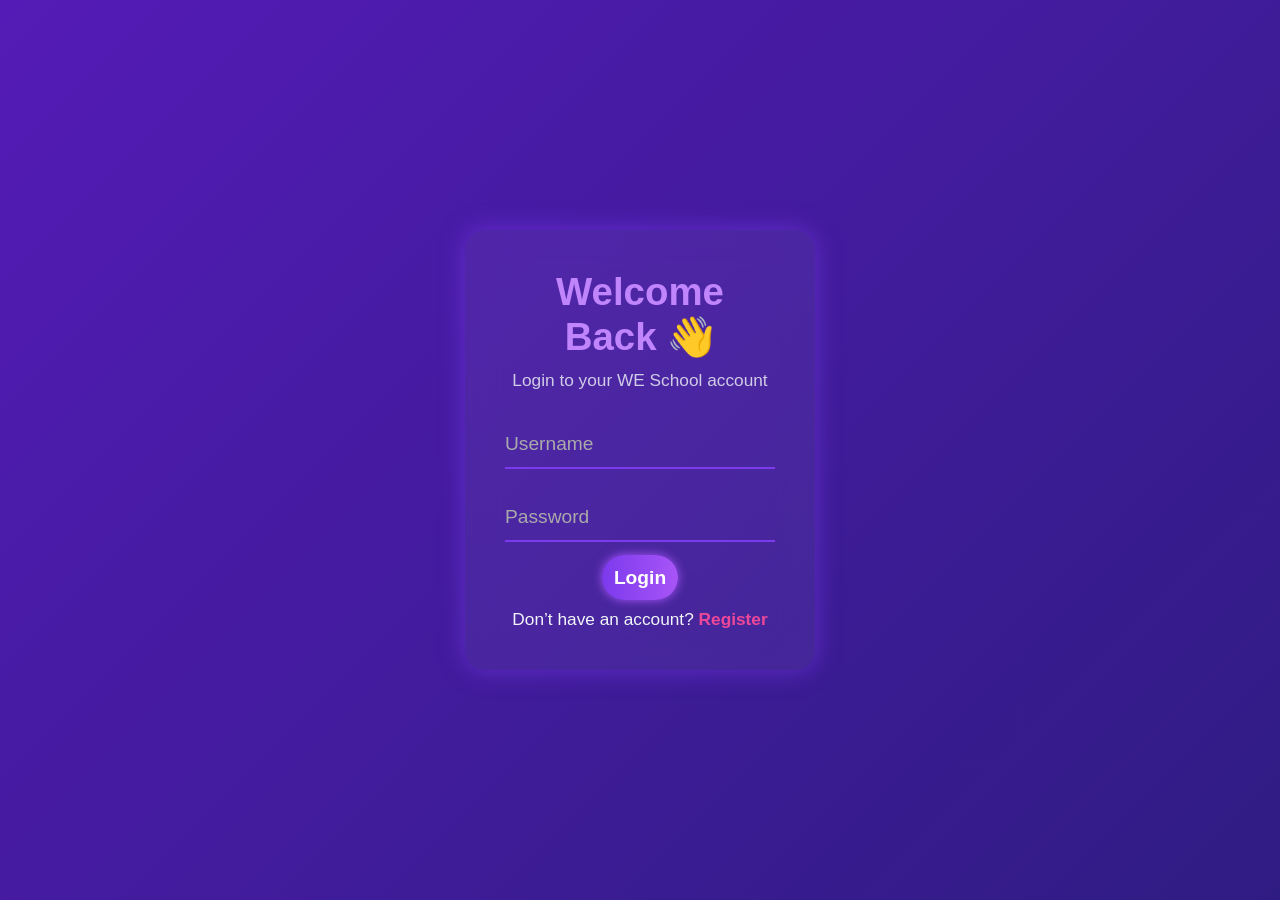
<file: index.html>
<!DOCTYPE html>
<html lang="en">
<head>
  <meta charset="UTF-8" />
  <meta name="viewport" content="width=device-width, initial-scale=1.0" />
  <title>Login | WE School</title>
  <link rel="stylesheet" href="./index.css"/>
</head>
<body class="login-body">
  <div class="login-container">
    <h1 class="login-title">Welcome Back 👋</h1>
    <p class="login-subtitle">Login to your WE School account</p>

    <form class="login-form">
      <div class="input-group">
        <input type="text" required />
        <label>Username</label>
      </div>
      <div class="input-group">
        <input type="password" required />
        <label>Password</label>
      </div>
      <a class="login-btn" href="./home.html" target="_blank" title="go to home page">Login</a>
      <p class="register-link">Don’t have an account? <a href="./register.html" target="_blank" title="go to sign up">Register</a></p>
    </form>
  </div>
</body>
</html>
</file>
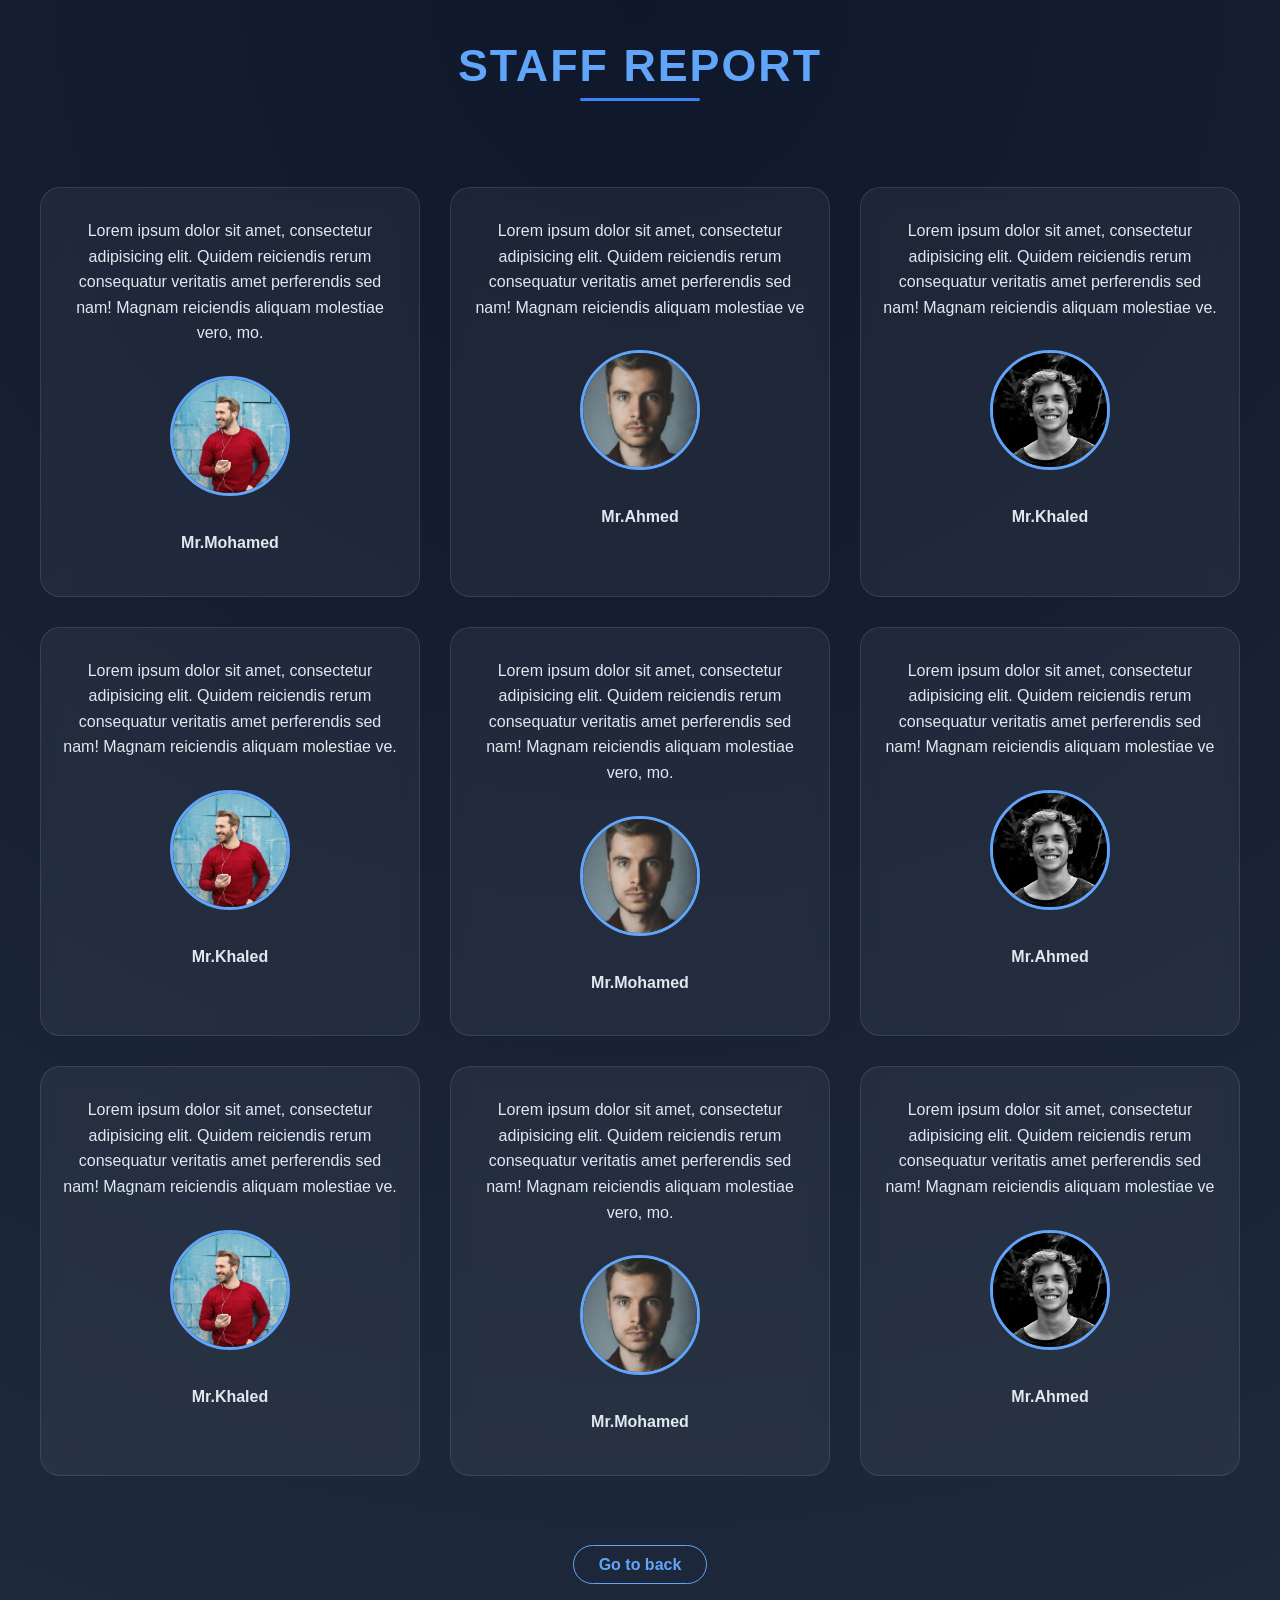
<file: about.html>
<!DOCTYPE html>
<html lang="en">
<head>
    <meta charset="UTF-8">
    <meta name="viewport" content="width=device-width, initial-scale=1.0">
    <title>about</title>
    <link rel="stylesheet" href="./about.css">
</head>
<body>
    <h1 id="ty">staff report</h1>
    <br><br>
     <section id="three">
        <article>
            <p class="nn">Lorem ipsum dolor sit amet, consectetur adipisicing elit. Quidem reiciendis rerum consequatur veritatis amet perferendis sed nam! Magnam reiciendis aliquam molestiae vero, mo.</p>
            <img class="bor" src="./assets/pexels-olly-846741.jpg" alt="" width="150px" height="150px">
            <h3 class="nn">Mr.Mohamed</h3>
        </article>
        <article class="uuu">
            <p class="nn">Lorem ipsum dolor sit amet, consectetur adipisicing elit. Quidem reiciendis rerum consequatur veritatis amet perferendis sed nam! Magnam reiciendis aliquam molestiae ve</p>
            <img  class="bor" src="./assets/pexels-simon-robben-55958-614810.jpg" alt="" width="150px" height="150px">
            <h3 class="nn">Mr.Ahmed</h3>
        </article>
        <article class="uuu">
            <p class="nn">Lorem ipsum dolor sit amet, consectetur adipisicing elit. Quidem reiciendis rerum consequatur veritatis amet perferendis sed nam! Magnam reiciendis aliquam molestiae ve.</p>
            <img class="bor" src="./assets/pexels-stefanstefancik-91227.jpg" alt="" width="150px" height="150px">
            <h3 class="nn">Mr.Khaled</h3>
        </article>
         <article class="uuu">
            <p class="nn">Lorem ipsum dolor sit amet, consectetur adipisicing elit. Quidem reiciendis rerum consequatur veritatis amet perferendis sed nam! Magnam reiciendis aliquam molestiae ve.</p>
            <img class="bor" src="./assets/pexels-olly-846741.jpg" alt="" width="150px" height="150px">
            <h3 class="nn">Mr.Khaled</h3>
        </article>
         <article class="uuu">
            <p class="nn">Lorem ipsum dolor sit amet, consectetur adipisicing elit. Quidem reiciendis rerum consequatur veritatis amet perferendis sed nam! Magnam reiciendis aliquam molestiae vero, mo.</p>
            <img class="bor" src="./assets/pexels-simon-robben-55958-614810.jpg" alt="" width="150px" height="150px">
            <h3 class="nn">Mr.Mohamed</h3>
        </article>
         <article class="uuu">
            <p class="nn">Lorem ipsum dolor sit amet, consectetur adipisicing elit. Quidem reiciendis rerum consequatur veritatis amet perferendis sed nam! Magnam reiciendis aliquam molestiae ve</p>
            <img  class="bor" src="./assets/pexels-stefanstefancik-91227.jpg" alt="" width="150px" height="150px">
            <h3 class="nn">Mr.Ahmed</h3>
        </article>
         <article>
            <p class="nn">Lorem ipsum dolor sit amet, consectetur adipisicing elit. Quidem reiciendis rerum consequatur veritatis amet perferendis sed nam! Magnam reiciendis aliquam molestiae ve.</p>
            <img class="bor" src="./assets/pexels-olly-846741.jpg" alt="" width="150px" height="150px">
            <h3 class="nn">Mr.Khaled</h3>
        </article>
        <article class="uuu">
            <p class="nn">Lorem ipsum dolor sit amet, consectetur adipisicing elit. Quidem reiciendis rerum consequatur veritatis amet perferendis sed nam! Magnam reiciendis aliquam molestiae vero, mo.</p>
            <img class="bor" src="./assets/pexels-simon-robben-55958-614810.jpg" alt="" width="150px" height="150px">
            <h3 class="nn">Mr.Mohamed</h3>
        </article>
         <article class="uuu">
            <p class="nn">Lorem ipsum dolor sit amet, consectetur adipisicing elit. Quidem reiciendis rerum consequatur veritatis amet perferendis sed nam! Magnam reiciendis aliquam molestiae ve</p>
            <img  class="bor" src="./assets/pexels-stefanstefancik-91227.jpg" alt="" width="150px" height="150px">
            <h3 class="nn">Mr.Ahmed</h3>
        </article>

        
    </section>
    <footer>
        <div id="bx">
        <a id="xz" href="./home.html">Go to back</a>
        </div>
    </footer>
</body>
</html>
</file>
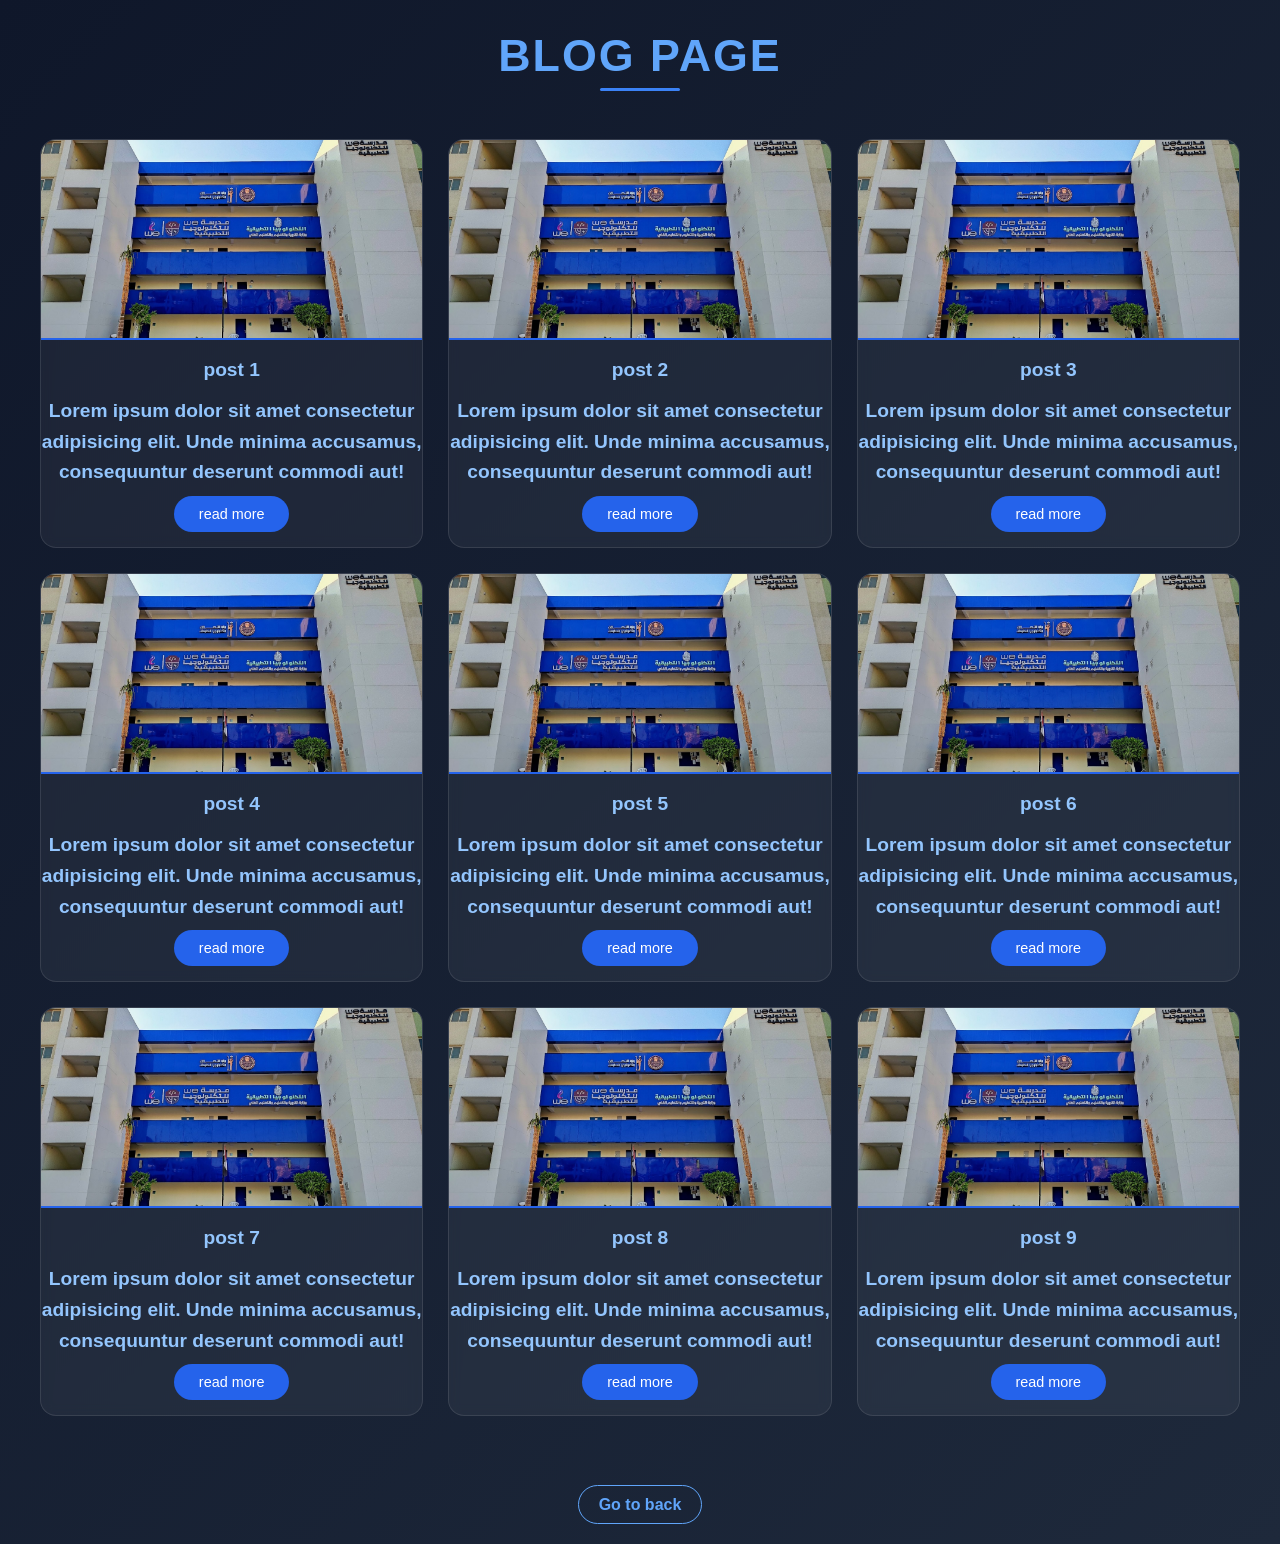
<file: blog.html>
<!DOCTYPE html>
<html lang="en">
<head>
    <meta charset="UTF-8">
    <meta name="viewport" content="width=device-width, initial-scale=1.0">
    <title>Blog</title>
    <link rel="stylesheet" href="./blog.css">
</head>
<body>
    <h1 id="asw">blog page</h1>
    <br>
    <section id="two">
        <article>
            <img src="./assets/WhatsApp Image 2025-11-05 at 9.23.43 PM.jpeg" alt="" width="300px" height="200px">
            <h3 class="cen">post 1</h3>
            <p class="cen">Lorem ipsum dolor sit amet consectetur adipisicing elit. Unde minima accusamus, consequuntur deserunt commodi aut!</p>
            <button>read more</button>
        </article>
         <article>
            <img src="./assets/WhatsApp Image 2025-11-05 at 9.23.43 PM.jpeg" alt="" width="300px" height="200px">
            <h3 class="cen">post 2</h3>
            <p class="cen">Lorem ipsum dolor sit amet consectetur adipisicing elit. Unde minima accusamus, consequuntur deserunt commodi aut!</p>
            <button>read more</button>
        </article>
         <article>
            <img src="./assets/WhatsApp Image 2025-11-05 at 9.23.43 PM.jpeg" alt="" width="300px" height="200px">
            <h3 class="cen">post 3</h3>
            <p class="cen">Lorem ipsum dolor sit amet consectetur adipisicing elit. Unde minima accusamus, consequuntur deserunt commodi aut!</p>
            <button>read more</button>
        </article>
         <article>
            <img src="./assets/WhatsApp Image 2025-11-05 at 9.23.43 PM.jpeg" alt="" width="300px" height="200px">
            <h3 class="cen">post 4</h3>
            <p class="cen">Lorem ipsum dolor sit amet consectetur adipisicing elit. Unde minima accusamus, consequuntur deserunt commodi aut!</p>
            <button>read more</button>
        </article>
         <article>
            <img src="./assets/WhatsApp Image 2025-11-05 at 9.23.43 PM.jpeg" alt="" width="300px" height="200px">
            <h3 class="cen">post 5</h3>
            <p class="cen">Lorem ipsum dolor sit amet consectetur adipisicing elit. Unde minima accusamus, consequuntur deserunt commodi aut!</p>
            <button>read more</button>
        </article>
         <article>
            <img src="./assets/WhatsApp Image 2025-11-05 at 9.23.43 PM.jpeg" alt="" width="300px" height="200px">
            <h3 class="cen">post 6</h3>
            <p class="cen">Lorem ipsum dolor sit amet consectetur adipisicing elit. Unde minima accusamus, consequuntur deserunt commodi aut!</p>
            <button>read more</button>
        </article>
         <article>
            <img src="./assets/WhatsApp Image 2025-11-05 at 9.23.43 PM.jpeg" alt="" width="300px" height="200px">
            <h3 class="cen">post 7</h3>
            <p class="cen">Lorem ipsum dolor sit amet consectetur adipisicing elit. Unde minima accusamus, consequuntur deserunt commodi aut!</p>
            <button>read more</button>
        </article>
         <article>
            <img src="./assets/WhatsApp Image 2025-11-05 at 9.23.43 PM.jpeg" alt="" width="300px" height="200px">
            <h3 class="cen">post 8</h3>
            <p class="cen">Lorem ipsum dolor sit amet consectetur adipisicing elit. Unde minima accusamus, consequuntur deserunt commodi aut!</p>
            <button>read more</button>
        </article>
         <article>
            <img src="./assets/WhatsApp Image 2025-11-05 at 9.23.43 PM.jpeg" alt="" width="300px" height="200px">
            <h3 class="cen">post 9</h3>
            <p class="cen">Lorem ipsum dolor sit amet consectetur adipisicing elit. Unde minima accusamus, consequuntur deserunt commodi aut!</p>
            <button>read more</button>
        </article>
    </section>
    <footer>
        <div id="jj">
             <a id="xz" href="./home.html">Go to back</a>
        </div>
    </footer>
</body>
</html>
</file>
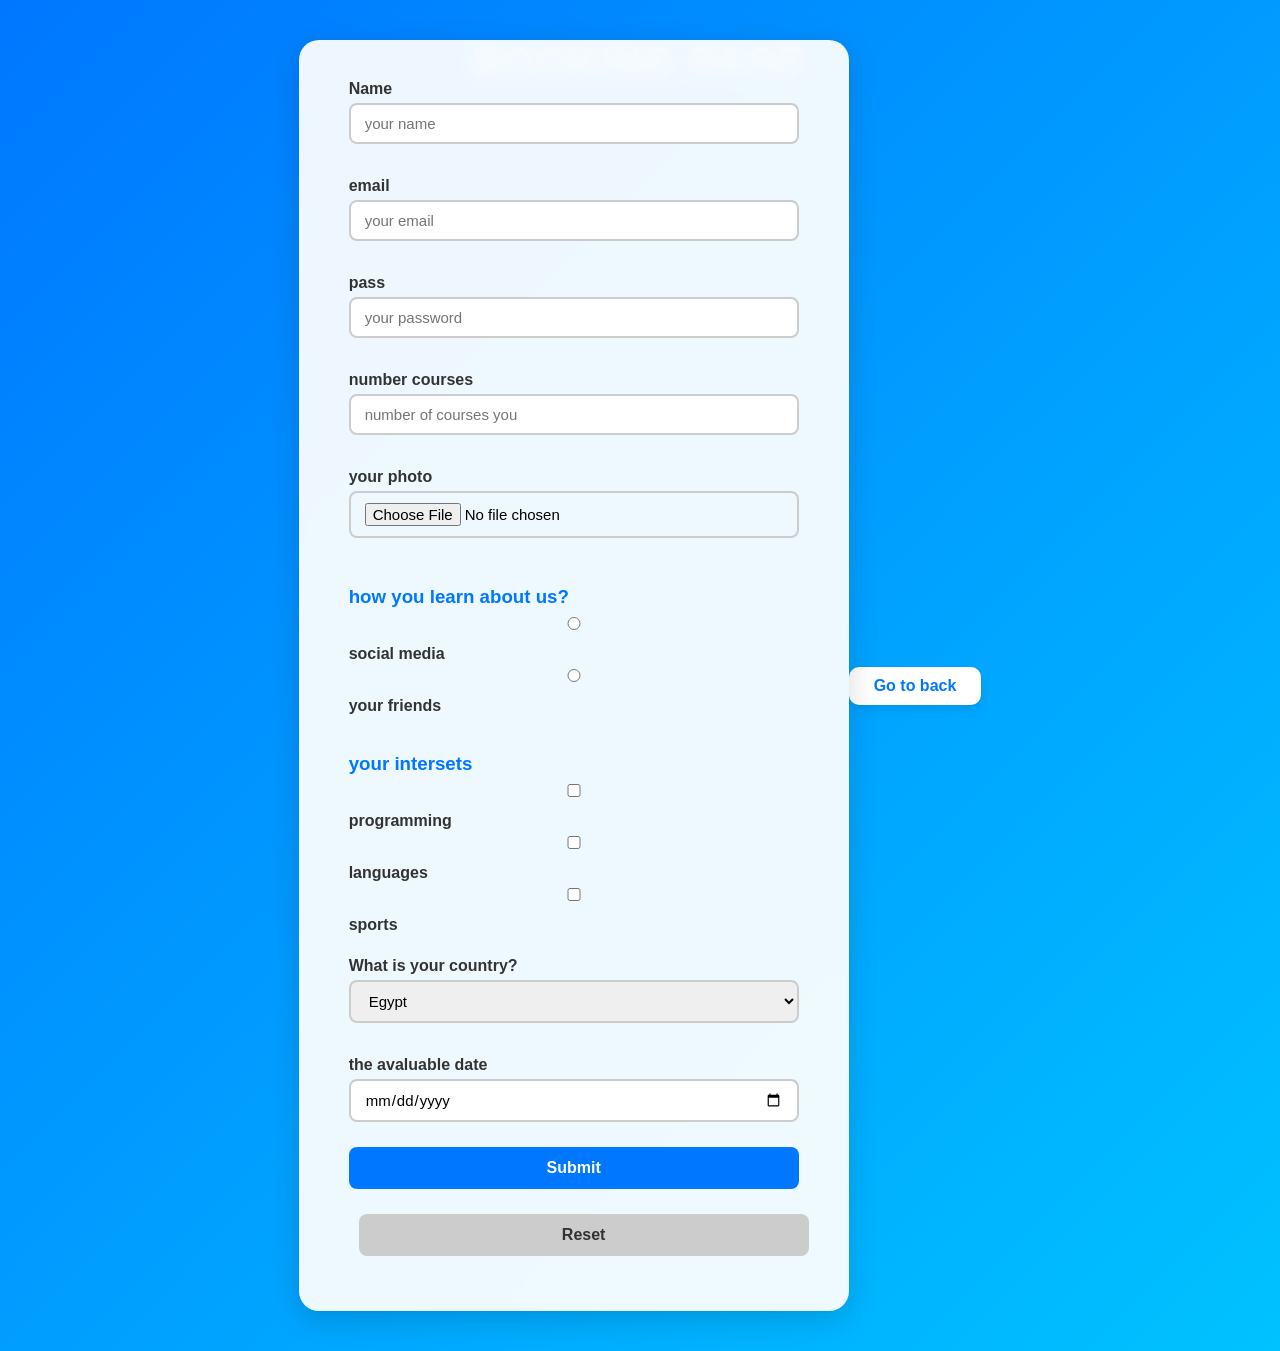
<file: book.html>
<!DOCTYPE html>
<html lang="en">
<head>
    <meta charset="UTF-8">
    <meta name="viewport" content="width=device-width, initial-scale=1.0">
    <title>Booking</title>
    <link rel="stylesheet" href="./book.css">
</head>
<body id="qww">
    <h1 id="nb">Booking page</h1>
    <br>
    <form action="">
        <div>
        <label for="1">Name</label>
        <input type="text" minlength="4" maxlength="20" id="1" placeholder="your name" required>
        </div>
        <br>
        <div>
        <label for="2">email</label>
        <input type="email" id="2" placeholder="your email" required>
        </div>
        <br>
        <div>
        <label for="3">pass</label>
        <input type="password" id="3" placeholder="your password" minlength="8" maxlength="20" required>
        </div>
        <br>
        <div>
        <label for="4">number courses</label>
        <input type="number" id="4" placeholder="number of courses you"required>
        </div>
        <br>
        <div>
        <label for="5">your photo</label>
        <input type="file" >
        </div>
        <br>
        <h3>how you learn about us?</h3>
        <div>
            <input type="radio" id="social media" value="social media" name="learning">
            <label for="social media">social media</label>
        </div>
        <div>
            <input type="radio" id="YOUR FRIENDS" value="your friends" name="learning">
            <label for="YOUR FRIENDS">your friends</label>
        </div>
        <br>
        <h3>your intersets</h3>
        <div>
        <input type="checkbox" id="pro" value="programming" name="programming">
            <label for="pro">programming</label>
        </div>
        <div>
            <input type="checkbox" id="lan" value="language" name="language">
            <label for="lan">languages</label>
            
        </div>
        <div>
            <input type="checkbox" id="spo" value="sports" name="sports">
            <label for="spo">sports</label>
        </div>
        <br>
        <label for="cou">What is your country?</label>   
        <select name="country" id="cou">
            <option value="egu">Egypt</option>
            <option value="amer">America</option>
            <option value="chi">China</option>
            <option value="ja[]">Japan</option>
            <option value="ita">Italia</option>
            <option value="ger">Germany</option>
            <option value="kue">Kuwait</option>
            <option value="fra">France</option>
            <option value="sud">sudaia</option>
            <option value="uae">the UAE</option>
            <option value="mon">El Monufia</option>
            <option value="swit">Switzerland</option>
            <option value="can">Canada</option>
            <option value="spa">Spain</option>
            <option value="bra">Brazil</option>

            
        </select> 

        <br>
        <br>
        <label >the avaluable date</label>
        <input type="date" name="datetime" >
        <br>
        <input type="submit">
        
        
        <input type="reset">
    </form>
    <br>
    <div id="">
    <a id="xz" href="./home.html">Go to back</a>
    </div>
    
</body>
</html>
</file>
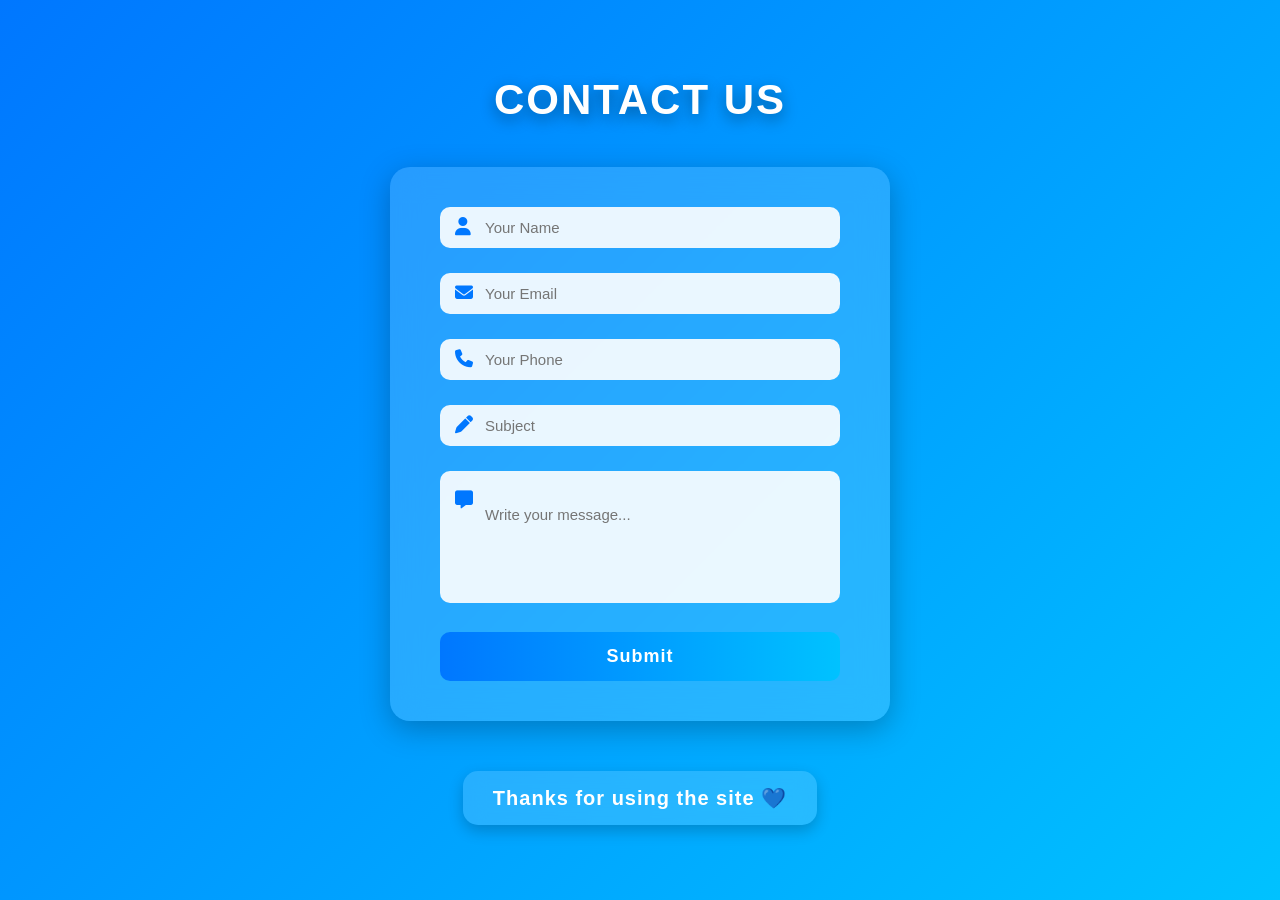
<file: contact.html>
<!DOCTYPE html>
<html lang="en">
<head>
    <meta charset="UTF-8">
    <meta name="viewport" content="width=device-width, initial-scale=1.0">
    <title>Contact</title>
    <link rel="stylesheet" href="./contact us.css">
    
    <link rel="stylesheet" href="https://cdnjs.cloudflare.com/ajax/libs/font-awesome/6.6.0/css/all.min.css">
</head>
<body id="zc">
    <h1 id="vb">Contact Us</h1>
    <br>
    <form action="">
        <div class="input-box">
            <i class="fa-solid fa-user"></i>
            <input type="text" placeholder="Your Name" id="us" required>
        </div>

        <div class="input-box">
            <i class="fa-solid fa-envelope"></i>
            <input type="email" id="em" placeholder="Your Email" required>
        </div>

        <div class="input-box">
            <i class="fa-solid fa-phone"></i>
            <input type="tel" id="ph" placeholder="Your Phone">
        </div>

        <div class="input-box">
            <i class="fa-solid fa-pen"></i>
            <input type="text" id="su" placeholder="Subject" required>
        </div>

        <div class="input-box textarea">
            <i class="fa-solid fa-message"></i>
            <textarea id="me" name="Message" rows="5" placeholder="Write your message..."></textarea>
        </div>

        <button id="kj">Submit</button>
    </form>

    <footer id="lgf">
        <h2 id="bvc">Thanks for using the site 💙</h2>
    </footer>
</body>
</html>
</file>
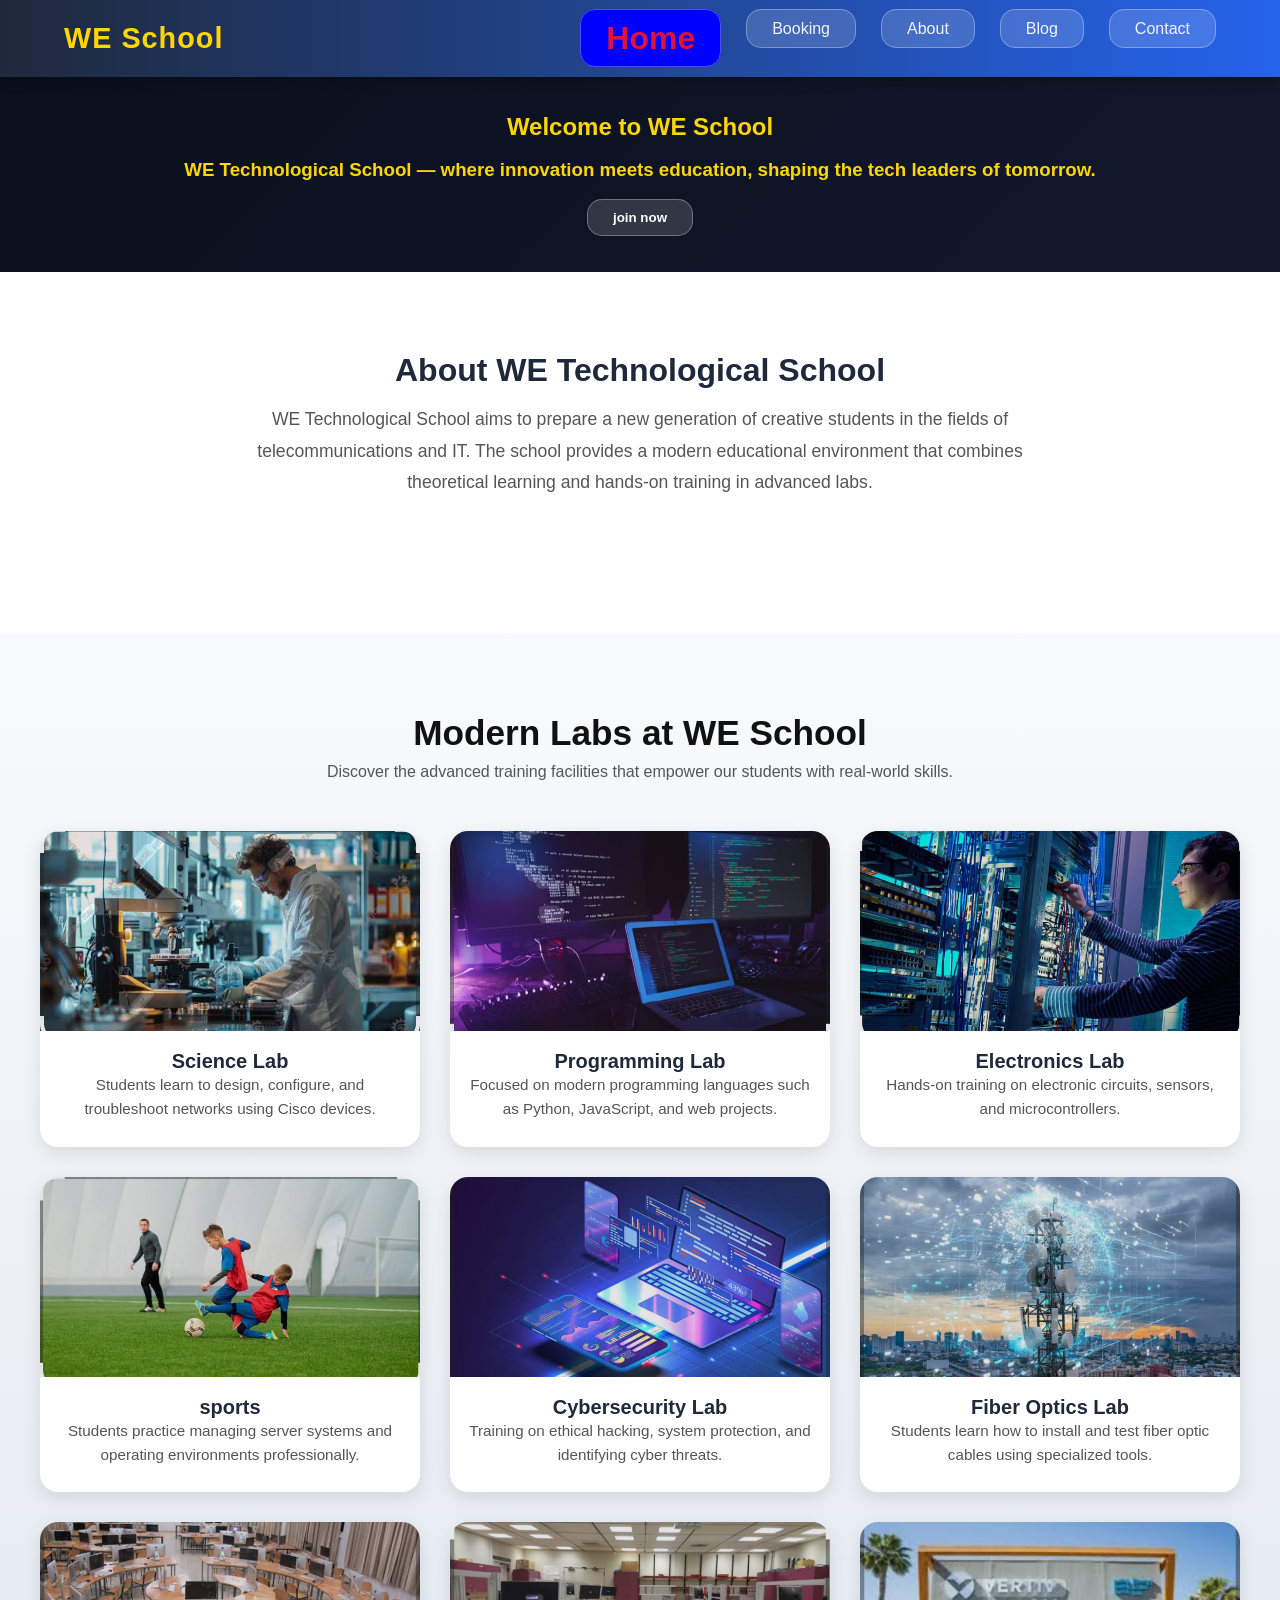
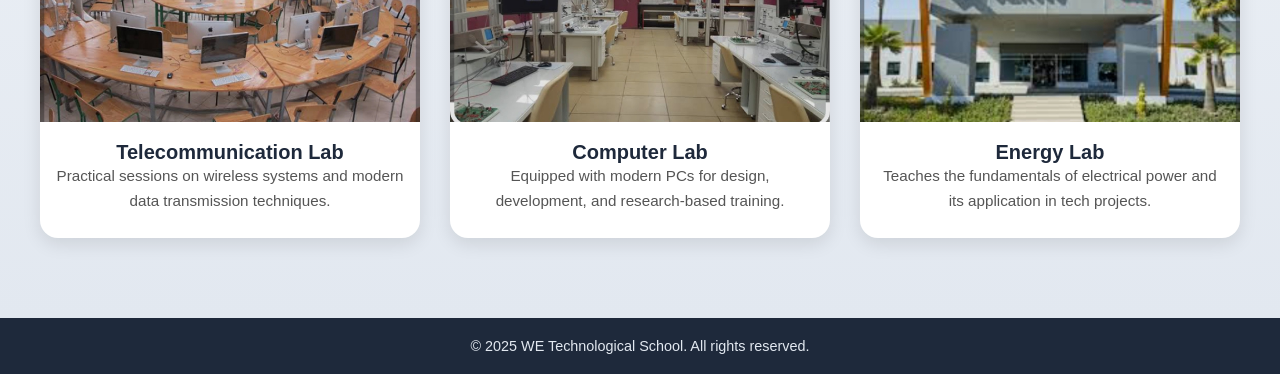
<file: home.html>
<!DOCTYPE html>
<html lang="en">
<head>
    <meta charset="UTF-8">
    <meta name="viewport" content="width=device-width, initial-scale=1.0">
    <title>WE School | Home</title>
    <link rel="stylesheet" href="./home.css">
</head>
<body>
    <header class="main-header">
        <div class="container">
            <h1 class="logo">WE School</h1>
            <nav class="navbar">
                <ul>
                    <li><a href="" class="active">Home</a></li>
                    <li><a href="./book.html" target="_blank" title="go to book page">Booking</a></li>
                    <li><a href="./about.html" target="_blank" title="go to about page">About</a></li>
                    <li><a href="./blog.html" target="_blank" title="go to blog page">Blog</a></li>
                    <li><a href="./contact.html" target="_blank" title="go to contact us page">Contact</a></li>
                </ul>
            </nav>
           
    </header>
    <br><br>
    <section>
          <h1 class="wel">Welcome to WE School</h1>
          <br>
          <h3 class="wel">WE Technological School — where innovation meets education, shaping the tech leaders of tomorrow.</h3>
          <br>
          <div  id="gg">
            <button class="explore-btn">join now</button>
          </div>  
    </section>
    <br><br>
    <section id="about" class="about-school">
        <h2>About WE Technological School</h2>
        <p>
            WE Technological School aims to prepare a new generation of creative students in the fields of telecommunications and IT. 
            The school provides a modern educational environment that combines theoretical learning and hands-on training in advanced labs.
        </p>
        <br><br>
        <div id="ex">
         <a href="#explore" class="explore-btn">Explore Now</a>
        </div>
    </section>
    <section id="labs" class="labs-section">
        <h2 class="section-title">Modern Labs at WE School</h2>
        <p class="section-subtitle">Discover the advanced training facilities that empower our students with real-world skills.</p>

        <div class="labs-grid">
            <div class="lab-card">
                <img src="./assets/WhatsApp Image 2025-11-06 at 10.37.13 PM.jpeg" alt="Networking Lab">
                <h3>Science Lab</h3>
                <p>Students learn to design, configure, and troubleshoot networks using Cisco devices.</p>
            </div>

            <div class="lab-card">
                <img src="./assets/WhatsApp Image 2025-11-06 at 10.37.13 PM (4).jpeg" alt="Programming Lab">
                <h3>Programming Lab</h3>
                <p>Focused on modern programming languages such as Python, JavaScript, and web projects.</p>
            </div>

            <div class="lab-card">
                <img src="./assets/WhatsApp Image 2025-11-06 at 10.37.13 PM (3).jpeg" alt="Electronics Lab">
                <h3>Electronics Lab</h3>
                <p>Hands-on training on electronic circuits, sensors, and microcontrollers.</p>
            </div>

            <div class="lab-card">
                <img src="./assets/WhatsApp Image 2025-11-06 at 10.37.13 PM (2).jpeg" alt="Servers Lab">
                <h3>sports</h3>
                <p>Students practice managing server systems and operating environments professionally.</p>
            </div>

            <div class="lab-card">
                <img src="./assets/WhatsApp Image 2025-11-06 at 10.37.13 PM (1).jpeg" alt="Cybersecurity Lab">
                <h3>Cybersecurity Lab</h3>
                <p>Training on ethical hacking, system protection, and identifying cyber threats.</p>
            </div>

            <div class="lab-card">
                <img src="./assets/WhatsApp Image 2025-11-06 at 10.37.12 PM.jpeg" alt="Fiber Lab">
                <h3>Fiber Optics Lab</h3>
                <p>Students learn how to install and test fiber optic cables using specialized tools.</p>
            </div>

            <div class="lab-card">
                <img src="./assets/WhatsApp Image 2025-11-07 at 4.03.41 PM (1).jpeg" alt="Telecommunication Lab">
                <h3>Telecommunication Lab</h3>
                <p>Practical sessions on wireless systems and modern data transmission techniques.</p>
            </div>

            <div class="lab-card">
                <img src="./assets/WhatsApp Image 2025-11-07 at 4.03.41 PM (2).jpeg" alt="Computer Lab">
                <h3>Computer Lab</h3>
                <p>Equipped with modern PCs for design, development, and research-based training.</p>
            </div>

            <div class="lab-card">
                <img src="./assets/WhatsApp Image 2025-11-07 at 4.03.41 PM.jpeg" alt="Energy Lab">
                <h3>Energy Lab</h3>
                <p>Teaches the fundamentals of electrical power and its application in tech projects.</p>
            </div>
        </div>
    </section>

    <footer class="footer">
        <p>© 2025 WE Technological School. All rights reserved.</p>
    </footer>

</body>
</html>
</file>
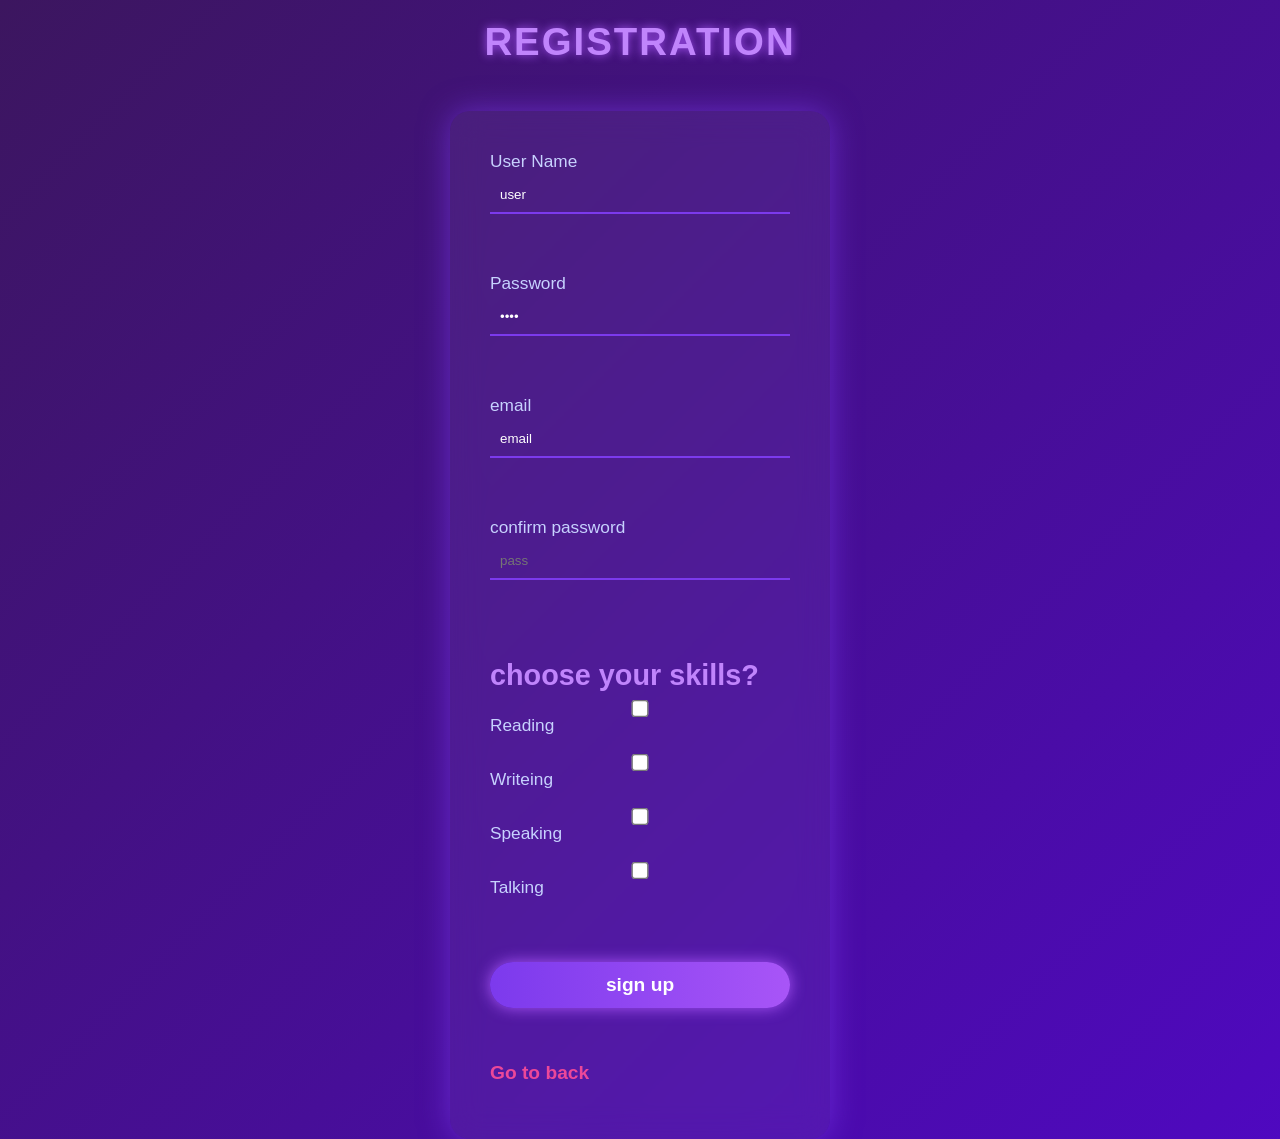
<file: register.html>
<!DOCTYPE html>
<html lang="en">
<head>
    <meta charset="UTF-8">
    <meta name="viewport" content="width=device-width, initial-scale=1.0">
    <title>registration</title>
    <link rel="stylesheet" href="./register.css">
</head>
<body id="ba">
     <h2 id="vc">registration</h2>
     <br>
    <form action="">
        <div>
        <label for="qw">User Name</label>
        <input type="text" placeholder="User Name" id="qw" value="user" name="User Name" required>
        </div>
        <br><br>
        <div>
        <label for="xx">Password</label>
        <input type="password" placeholder="pass" id="xx" value="pass" minlength="8" maxlength="20" required >
        </div>
        <br><br>
        <div>
        <label for="yy">email</label>
        <input type="email" placeholder="email" id="yy" value="email" required>
        </div>
         <br><br>
        <div>
            <label for="kkk">confirm password</label>
            <input type="password" placeholder="pass" id="kkk" required>
        </div>
        <br><br>
        <h2>choose your skills?</h2>
        <div>
            <input type="checkbox" id="checkbox" value="check" name="power">
            <label for="checkbox">Reading</label>
        </div>
        <div>
            <input type="checkbox" id="checkbox" value="check" name="power">
            <label for="checkbox">Writeing</label>
        </div>
        <div>
            <input type="checkbox" id="checkbox" value="check" name="power">
            <label for="checkbox">Speaking</label>
        </div>
        <div>
            <input type="checkbox" id="checkbox" value="check" name="power">
            <label for="checkbox">Talking</label>
        </div>
        
        <br><br>
        <div id="awe">
        <a id="kl" href="./home.html">sign up</a>
        <br><br>
        <a id="xz" href="./index.html">Go to back</a>
        </div>
    </form>
</body>
</html>
</file>
<file: index.css>
* {
  margin: 0;
  padding: 0;
  box-sizing: border-box;
  font-family: 'Poppins', sans-serif;
  scroll-behavior: smooth;
}

body.login-body {
  height: 100vh;
  display: flex;
  align-items: center;
  justify-content: center;
  background: linear-gradient(-45deg, #0f172a, #0a1d50, #541bb6);
  background-size: 400% 400%;
  animation: gradient 10s ease infinite;
  overflow: hidden;
  font-size: larger;
}
@keyframes gradient {
  0% { background-position: 0% 50%; }
  50% { background-position: 100% 50%; }
  100% { background-position: 0% 50%; }
}
.login-container {
  background: rgba(255, 255, 255, 0.05);
  border-radius: 20px;
  padding: 40px;
  width: 350px;
  backdrop-filter: blur(15px);
  box-shadow: 0 0 25px rgba(124, 58, 237, 0.6);
  text-align: center;
  color: #f1f5f9;
  animation: fadeIn 1s ease;
}
.login-title {
  font-size: 2em;
  color: #c084fc;
  margin-bottom: 10px;
}
.login-subtitle {
  font-size: 0.9em;
  opacity: 0.8;
  margin-bottom: 30px;
}
.input-group {
  position: relative;
  margin-bottom: 25px;
}
.input-group input {
  width: 100%;
  padding: 12px;
  border: none;
  border-bottom: 2px solid #7c3aed;
  background: transparent;
  color: #fff;
  font-size: 1em;
  outline: none;
  transition: 0.3s;
}
.input-group label {
  position: absolute;
  top: 12px;
  left: 0;
  color: #aaa;
  pointer-events: none;
  transition: 0.3s;
}
.input-group input:focus + label,
.input-group input:valid + label {
  top: -10px;
  font-size: 0.8em;
  color: #a855f7;
}


.login-btn {
  width: 100%;
  padding: 12px;
  border: none;
  border-radius: 30px;
  background: linear-gradient(90deg, #7c3aed, #a855f7);
  color: white;
  font-weight: bold;
  cursor: pointer;
  transition: 0.3s;
  box-shadow: 0 0 10px #a855f7;
  text-decoration: none;
  text-align: center;
}
.login-btn:hover {
  transform: scale(1.05);
  box-shadow: 0 0 25px #c084fc;
}
.register-link {
  margin-top: 20px;
  font-size: 0.9em;
}
.register-link a {
  color: #ec4899;
  text-decoration: none;
  font-weight: bold;
  transition: 0.3s;
}
.register-link a:hover {
  text-shadow: 0 0 10px #ec4899;
}
@keyframes fadeIn {
  from { opacity: 0; transform: translateY(20px); }
  to { opacity: 1; transform: translateY(0); }
}
</file>
<file: about.css>
* {
  margin: 0;
  padding: 0;
  box-sizing: border-box;
  font-family: "Poppins", sans-serif;
}

body {
  background: radial-gradient(circle at top, #0f172a, #1e293b);
  color: #f8fafc;
  min-height: 100vh;
  display: flex;
  flex-direction: column;
  align-items: center;
  padding: 40px;
}
#ty {
  font-size: 2.8rem;
  font-weight: 700;
  color: #60a5fa;
  letter-spacing: 2px;
  text-transform: uppercase;
  margin-bottom: 60px;
  text-align: center;
  position: relative;
  animation: fadeDown 1s ease;
}

#ty::after {
  content: "";
  position: absolute;
  bottom: -10px;
  left: 50%;
  transform: translateX(-50%);
  width: 120px;
  height: 3px;
  background: #3b82f6;
  border-radius: 5px;
}
#three {
  display: grid;
  grid-template-columns: repeat(auto-fit, minmax(300px, 1fr));
  gap: 30px;
  width: 100%;
  max-width: 1200px;
  animation: fadeUp 1.2s ease;
}
article {
  background: rgba(255, 255, 255, 0.05);
  border: 1px solid rgba(255, 255, 255, 0.1);
  border-radius: 20px;
  text-align: center;
  padding: 30px 20px;
  transition: all 0.4s ease;
  backdrop-filter: blur(8px);
  transform: translateY(20px);
  opacity: 0;
  animation: fadeUp 1s ease forwards;
}
article:nth-child(1) { animation-delay: 0.2s; }
article:nth-child(2) { animation-delay: 0.3s; }
article:nth-child(3) { animation-delay: 0.4s; }
article:nth-child(4) { animation-delay: 0.5s; }
article:nth-child(5) { animation-delay: 0.6s; }
article:nth-child(6) { animation-delay: 0.7s; }
article:nth-child(7) { animation-delay: 0.8s; }
article:nth-child(8) { animation-delay: 0.9s; }
article:nth-child(9) { animation-delay: 1s; }

article:hover {
  transform: translateY(-10px) scale(1.03);
  box-shadow: 0 12px 25px rgba(0, 0, 0, 0.5);
  border-color: #3b82f6;
}
.bor {
  width: 120px;
  height: 120px;
  object-fit: cover;
  border-radius: 50%;
  border: 3px solid #60a5fa;
  margin: 20px 0;
  transition: all 0.4s ease;
}

article:hover .bor {
  transform: scale(1.1);
  border-color: #93c5fd;
}
.nn {
  color: #e2e8f0;
  font-size: 1rem;
  line-height: 1.6;
  margin-bottom: 10px;
}

article h3 {
  color: #60a5fa;
  font-size: 1.3rem;
  margin-top: 10px;
  font-weight: 600;
  transition: 0.3s;
}

article:hover h3 {
  color: #3b82f6;
}
footer {
  margin-top: 60px;
  text-align: center;
}

#bx {
  margin-top: 20px;
}

#xz {
  text-decoration: none;
  color: #60a5fa;
  font-weight: 600;
  border: 1px solid #60a5fa;
  padding: 10px 25px;
  border-radius: 25px;
  transition: 0.3s;
}

#xz:hover {
  background: #60a5fa;
  color: #0f172a;
}
@keyframes fadeUp {
  0% { opacity: 0; transform: translateY(40px); }
  100% { opacity: 1; transform: translateY(0); }
}

@keyframes fadeDown {
  0% { opacity: 0; transform: translateY(-40px); }
  100% { opacity: 1; transform: translateY(0); }
}
@media (max-width: 600px) {
  body {
    padding: 20px;
  }

  #ty {
    font-size: 2rem;
  }

  article {
    padding: 25px 15px;
  }
}
@media screen and (min-width:768px) and (max-width:1023px) {
    #three{
        display: grid;
        grid-template-rows: auto auto auto auto auto;
        grid-template-columns: auto auto;
    }    
}
@media screen and (max-width:767px) {
     #three{
        display: grid;
        grid-template-rows: auto auto auto auto auto auto auto auto auto;
        grid-template-columns: auto ;
    }        
}
</file>
<file: blog.css>
* {
  margin: 0;
  padding: 0;
  box-sizing: border-box;
  font-family: "Poppins", sans-serif;
}

body {
  background: linear-gradient(135deg, #0f172a, #1e293b);
  color: #fff;
  min-height: 100vh;
  display: flex;
  flex-direction: column;
  align-items: center;
  padding: 30px;
  overflow-x: hidden;
}
#asw {
  font-size: 2.8rem;
  margin-bottom: 40px;
  text-transform: uppercase;
  letter-spacing: 2px;
  color: #60a5fa;
  text-align: center;
  position: relative;
  animation: fadeDown 1s ease;
}

#asw::after {
  content: "";
  position: absolute;
  bottom: -10px;
  left: 50%;
  transform: translateX(-50%);
  width: 80px;
  height: 3px;
  background: #3b82f6;
  border-radius: 5px;
}
#two {
  display: grid;
  grid-template-columns: repeat(auto-fit, minmax(300px, 1fr));
  gap: 25px;
  width: 100%;
  max-width: 1200px;
  animation: fadeUp 1.5s ease;
}
article {
  background: rgba(255, 255, 255, 0.05);
  border: 1px solid rgba(255, 255, 255, 0.1);
  border-radius: 16px;
  overflow: hidden;
  transition: transform 0.4s ease, box-shadow 0.4s ease;
  backdrop-filter: blur(6px);
  text-align: center;
  padding-bottom: 15px;
  opacity: 0;
  transform: translateY(30px);
  animation: fadeUp 1s ease forwards;
}
article:nth-child(1) { animation-delay: 0.2s; }
article:nth-child(2) { animation-delay: 0.3s; }
article:nth-child(3) { animation-delay: 0.4s; }
article:nth-child(4) { animation-delay: 0.5s; }
article:nth-child(5) { animation-delay: 0.6s; }
article:nth-child(6) { animation-delay: 0.7s; }
article:nth-child(7) { animation-delay: 0.8s; }
article:nth-child(8) { animation-delay: 0.9s; }
article:nth-child(9) { animation-delay: 1s; }

article:hover {
  transform: translateY(-8px) scale(1.02);
  box-shadow: 0 10px 25px rgba(0, 0, 0, 0.4);
}
article img {
  width: 100%;
  height: 200px;
  object-fit: cover;
  border-bottom: 2px solid #2563eb;
}
.cen {
  color: #93c5fd;
  margin: 15px 0 8px;
  font-size: 1.2rem;
  font-weight: 600;
}
article p {
  font-size: 0.9rem;
  line-height: 1.6;
  color: #d1d5db;
  margin: 0 15px 15px;
}
article button {
  background: #2563eb;
  border: none;
  color: #fff;
  padding: 10px 25px;
  border-radius: 25px;
  font-size: 0.9rem;
  cursor: pointer;
  transition: all 0.3s ease;
}

article button:hover {
  background: #1e40af;
  transform: scale(1.05);
}
footer {
  margin-top: 50px;
  text-align: center;
}

#jj {
  margin-top: 30px;
}

#xz {
  text-decoration: none;
  color: #60a5fa;
  font-weight: 600;
  border: 1px solid #60a5fa;
  padding: 10px 20px;
  border-radius: 25px;
  transition: 0.3s;
}

#xz:hover {
  background: #60a5fa;
  color: #0f172a;
}
@keyframes fadeUp {
  0% { opacity: 0; transform: translateY(40px); }
  100% { opacity: 1; transform: translateY(0); }
}

@keyframes fadeDown {
  0% { opacity: 0; transform: translateY(-40px); }
  100% { opacity: 1; transform: translateY(0); }
}
@media screen and (min-width:768px) and (max-width:1023px) {
    #two{
        display: grid;
        grid-template-columns: auto auto;
        grid-template-rows: auto auto auto auto auto;
    }
    
}
@media screen and (max-width:767px) {
    #two{
        display: grid;
        grid-template-columns: auto;
        grid-template-rows: auto auto auto auto auto auto auto auto auto;
    }    
}
</file>
<file: book.css>
* {
  margin: 0;
  padding: 0;
  box-sizing: border-box;
  font-family: "Poppins", sans-serif;
  scroll-behavior: smooth;
}
body#qww {
  background: linear-gradient(135deg, #0077ff, #00c2ff);
  min-height: 100vh;
  display: flex;
  justify-content: center;
  align-items: center;
  padding: 40px;
  position: relative;
}
form {
  background: #ffffffee;
  padding: 40px 50px;
  border-radius: 20px;
  box-shadow: 0 8px 30px rgba(0, 0, 0, 0.15);
  width: 100%;
  max-width: 550px;
  backdrop-filter: blur(10px);
  animation: fadeIn 1s ease forwards;
}
#nb {
  position: absolute;
  position: fixed;
  top: 40px;
  left: 50%;
  transform: translateX(-50%);
  font-size: 40px;
  color: #fff;
  text-transform: uppercase;
  letter-spacing: 2px;
  text-shadow: 0 4px 10px rgba(0, 0, 0, 0.3);
}
label {
  font-weight: 600;
  color: #333;
  display: block;
  margin-bottom: 5px;
}

input, select {
  width: 100%;
  padding: 10px 14px;
  margin-bottom: 15px;
  border: 2px solid #ccc;
  border-radius: 8px;
  font-size: 15px;
  transition: 0.3s;
}

input:focus, select:focus {
  border-color: #0077ff;
  outline: none;
  box-shadow: 0 0 5px rgba(0, 119, 255, 0.5);
}


h3 {
  color: #0077ff;
  margin: 15px 0 8px;
}
input[type="submit"],
input[type="reset"] {
  background: #0077ff;
  color: #fff;
  border: none;
  border-radius: 8px;
  padding: 12px 20px;
  font-size: 16px;
  font-weight: 600;
  cursor: pointer;
  margin-top: 10px;
  transition: all 0.3s ease;
}

input[type="submit"]:hover {
  background: #00c2ff;
  transform: translateY(-2px);
}

input[type="reset"] {
  background: #ccc;
  color: #333;
  margin-left: 10px;
}

input[type="reset"]:hover {
  background: #bbb;
  transform: translateY(-2px);
}

#xz {
  display: inline-block;
  margin-top: 20px;
  text-decoration: none;
  background: #fff;
  color: #0077ff;
  font-weight: 600;
  padding: 10px 25px;
  border-radius: 10px;
  box-shadow: 0 4px 10px rgba(0, 0, 0, 0.1);
  transition: 0.3s;
}

#xz:hover {
  background: #0077ff;
  color: #fff;
  box-shadow: 0 5px 15px rgba(0, 119, 255, 0.4);
}


@keyframes fadeIn {
  from {
    opacity: 0;
    transform: translateY(30px);
  }
  to {
    opacity: 1;
    transform: translateY(0);
  }
}
</file>
<file: contact us.css>
* {
  margin: 0;
  padding: 0;
  box-sizing: border-box;
  font-family: "Poppins", sans-serif;
}
body#zc {
  min-height: 100vh;
  background: linear-gradient(135deg, #0077ff, #00c2ff);
  display: flex;
  flex-direction: column;
  align-items: center;
  justify-content: center;
  padding: 60px 20px;
  color: #fff;
}

#vb {
  font-size: 42px;
  text-transform: uppercase;
  margin-bottom: 25px;
  letter-spacing: 2px;
  color: #fff;
  text-shadow: 0 5px 15px rgba(0, 0, 0, 0.4);
  animation: fadeIn 1s ease forwards;
}

form {
  background: rgba(255, 255, 255, 0.15);
  backdrop-filter: blur(15px);
  padding: 40px 50px;
  border-radius: 20px;
  width: 100%;
  max-width: 500px;
  box-shadow: 0 8px 30px rgba(0, 0, 0, 0.25);
  animation: slideUp 1.2s ease forwards;
}

.input-box {
  position: relative;
  margin-bottom: 25px;
}

.input-box i {
  position: absolute;
  top: 50%;
  left: 15px;
  transform: translateY(-50%);
  color: #0077ff;
  font-size: 18px;
  pointer-events: none;
}

.input-box.textarea i {
  top: 20px;
  transform: none;
}

.input-box input,
.input-box textarea {
  width: 100%;
  padding: 12px 15px 12px 45px;
  border: none;
  border-radius: 10px;
  font-size: 15px;
  background: rgba(255, 255, 255, 0.9);
  color: #333;
  transition: all 0.3s ease;
  resize: none;
}

.input-box textarea {
  padding-top: 35px;
}

.input-box input:focus,
.input-box textarea:focus {
  outline: none;
  box-shadow: 0 0 8px #00c2ff;
  transform: scale(1.02);
}

#kj {
  width: 100%;
  background: linear-gradient(90deg, #0077ff, #00c2ff);
  border: none;
  padding: 14px;
  border-radius: 10px;
  font-size: 18px;
  font-weight: bold;
  color: #fff;
  cursor: pointer;
  letter-spacing: 1px;
  transition: all 0.4s ease;
}

#kj:hover {
  background: linear-gradient(90deg, #00c2ff, #0077ff);
  transform: translateY(-3px);
  box-shadow: 0 6px 15px rgba(0, 0, 0, 0.25);
}


#lgf {
  margin-top: 50px;
  background: rgba(255, 255, 255, 0.15);
  padding: 15px 30px;
  border-radius: 15px;
  text-align: center;
  backdrop-filter: blur(10px);
  box-shadow: 0 6px 15px rgba(0, 0, 0, 0.2);
}

#bvc {
  color: #fff;
  font-size: 20px;
  letter-spacing: 1px;

@keyframes fadeIn {
  from {
    opacity: 0;
    transform: translateY(-30px);
  }
  to {
    opacity: 1;
    transform: translateY(0);
  }
}

@keyframes slideUp {
  from {
    opacity: 0;
    transform: translateY(50px);
  }
  to {
    opacity: 1;
    transform: translateY(0);
  }
}
</file>
<file: home.css>
/* Reset */
* {
    margin: 0;
    padding: 0;
    box-sizing: border-box;
    font-family: "Poppins", sans-serif;
}
body{
    
}

/* Header */
.main-header {
    background: linear-gradient(90deg, #1e293b, #2563eb);
    color: #fff;
    padding: 20px 0;
    position: sticky;
    top: 0;
    z-index: 100;
    box-shadow: 0 3px 12px rgba(0, 0, 0, 0.3);
}

.container {
    width: 90%;
    margin: auto;
    display: flex;
    align-items: center;
    justify-content: space-between;
}

.logo {
    font-size: 1.8rem;
    font-weight: 700;
    letter-spacing: 1px;
}

.navbar ul {
    list-style: none;
    display: flex;
    gap: 25px;
    text-align: center;
}

.navbar a {
    text-decoration: none;
    color: #f1f5f9;
    font-weight: 500;
    transition: 0.3s;
    text-align: center;
}

.navbar a:hover,
.navbar .active {
    color: #ffd700;
    font-weight: bolder;
    background-color: blue;
    color: crimson;
    font-size: xx-large;
}
#ex{
    text-align: center;
}

.explore-btn {
    background: #facc15;
    color: #111;
    padding: 10px 18px;
    border-radius: 8px;
    text-decoration: none;
    font-weight: bold;
    transition: 0.3s ease;
   
}
.wel{
    text-align: center;
}
#gg{
    text-align: center;
}

.explore-btn:hover {
    background: #fbbf24;
    transform: scale(1.05);
     width: 200px;
    border: red 2px solid;
    transition: all 1.5s ease;
}

/* About Section */
.about-school {
    background: #ffffff;
    padding: 80px 20px;
    text-align: center;
}

.about-school h2 {
    font-size: 2rem;
    color: #1e293b;
    margin-bottom: 15px;
}

.about-school p {
    color: #555;
    font-size: 1.1rem;
    max-width: 800px;
    margin: auto;
    line-height: 1.8;
}

/* Labs Section */
.labs-section {
    background: linear-gradient(180deg, #f8fafc 0%, #e2e8f0 100%);
    padding: 80px 20px;
    text-align: center;
}

.section-title {
    font-size: 2.2rem;
    color: #111;
    margin-bottom: 10px;
}

.section-subtitle {
    color: #555;
    font-size: 1rem;
    margin-bottom: 50px;
}
body {
    background: linear-gradient(135deg, #0a0f1c, #1c223e);
    color: #e2e8f0; /* default text color */
    font-family: "Poppins", sans-serif;
}

h1, h2, h3, .logo {
    color: #ffd700; /* golden titles */
}

a, .explore-btn {
    color: #fff;
    background: rgba(255, 255, 255, 0.15);
    border: 1px solid rgba(255,255,255,0.3);
    border-radius: 15px;
    padding: 10px 25px;
    font-weight: 700;
    transition: all 0.5s ease;
}

a:hover, .explore-btn:hover {
    background: #ffd700;
    color: #111;
    transform: scale(1.1);
    box-shadow: 0 8px 25px rgba(255,215,0,0.4);
}

.labs-grid {
    display: grid;
    grid-template-columns: repeat(auto-fit, minmax(280px, 1fr));
    gap: 30px;
    max-width: 1200px;
    margin: auto;
}

.lab-card {
    background: #fff;
    border-radius: 18px;
    box-shadow: 0 6px 18px rgba(0, 0, 0, 0.1);
    overflow: hidden;
    transition: transform 0.35s ease, box-shadow 0.35s ease;
}

.lab-card:hover {
    transform: translateY(-10px) scale(1.03);
    box-shadow: 0 10px 22px rgba(0, 0, 0, 0.15);
}

.lab-card img {
    width: 100%;
    height: 200px;
    object-fit: cover;
}

.lab-card h3 {
    color: #1e293b;
    font-size: 1.25rem;
    margin-top: 15px;
}

.lab-card p {
    color: #555;
    font-size: 0.95rem;
    padding: 0 15px 25px;
    line-height: 1.6;
}

/* Footer */
.footer {
    background: #1e293b;
    color: #e2e8f0;
    padding: 20px 0;
    text-align: center;
    font-size: 0.9rem;
}
/* @media screen and (min-width:768px) and (max-width:1023px) {
    #navbar ul{
        display: none;
    }
    #labs{
        display: grid;
        grid-template-rows: auto auto auto auto auto;
        grid-template-columns: auto auto;
    }
    
}
@media screen and (max-width:767px) {
     #navbar ul{
        display: none;
    }
    #labs{
        display: grid;
        grid-template-rows: auto auto auto auto auto auto auto auto auto;
        grid-template-columns: auto;
    }    
    
} */
 /* Responsive Labs Section */
@media screen and (min-width: 768px) and (max-width: 1023px) {
    /* Tablet */
    .navbar ul li a {
        font-size: 0; /* يخفي النصوص */
    }
    .navbar ul li a::after {
        content: attr(title); /* يعرض النصوص كأيقونات أو tooltip */
        font-size: 1rem; /* تقدر تتحكم في الحجم */
        color: #ffd700;
    }

    .labs-grid {
        grid-template-columns: repeat(2, 1fr); /* 2 cards في الصف */
    }
}

@media screen and (max-width: 767px) {
    /* Mobile */
    .navbar ul {
        display: none; /* يخفي الnavbar */
    }

    .labs-grid {
        grid-template-columns: 1fr; /* card واحدة في الصف */
    }
}

/* Desktop (Default) */
.labs-grid {
    display: grid;
    grid-template-columns: repeat(auto-fit, minmax(280px, 1fr)); /* 3 أو أكثر حسب حجم الشاشة */
    gap: 30px;
}
</file>
<file: register.css>
* {
  margin: 0;
  padding: 0;
  box-sizing: border-box;
  font-family: 'Poppins', sans-serif;
  scroll-behavior: smooth;
}
body#ba {
  min-height: 100vh;
  display: flex;
  flex-direction: column;
  align-items: center;
  justify-content: center;
  background: linear-gradient(-45deg, #0f172a, #1e3a8a, #5504e0, #3c165f);
  background-size: 400% 400%;
  animation: gradient 10s ease infinite;
  color: #f1f5f9;
  font-size: larger;
}
@keyframes gradient {
  0% { background-position: 0% 50%; }
  50% { background-position: 100% 50%; }
  100% { background-position: 0% 50%; }
}
form {
  background: rgba(255, 255, 255, 0.05);
  backdrop-filter: blur(15px);
  padding: 40px;
  border-radius: 20px;
  box-shadow: 0 0 30px rgba(124, 58, 237, 0.6);
  width: 380px;
  animation: fadeIn 1s ease;
}
#vc {
  font-size: 2em;
  color: #c084fc;
  text-transform: uppercase;
  letter-spacing: 2px;
  margin-bottom: 25px;
  text-shadow: 0 0 10px #a855f7;
  animation: fadeInDown 1s ease;
}
form div {
  display: flex;
  flex-direction: column;
  margin-bottom: 15px;
}

label {
  font-size: 0.9em;
  margin-bottom: 5px;
  color: #c7d2fe;
}

input[type="text"],
input[type="password"],
input[type="email"] {
  padding: 10px;
  border: none;
  border-bottom: 2px solid #7c3aed;
  background: transparent;
  color: #fff;
  outline: none;
  transition: 0.3s;
}

input:focus {
  border-color: #a855f7;
  box-shadow: 0 0 10px #a855f7;
}
input[type="checkbox"] {
  accent-color: #a855f7;
  transform: scale(1.3);
  cursor: pointer;
}

h2 {
  margin: 20px 0 10px;
  color: #c084fc;
}
#kl {
  background: linear-gradient(90deg, #7c3aed, #a855f7);
  border: none;
  border-radius: 25px;
  color: white;
  font-size: 1em;
  font-weight: bold;
  padding: 12px 20px;
  cursor: pointer;
  width: 100%;
  box-shadow: 0 0 15px #a855f7;
  transition: 0.3s;
  text-decoration: none;
  text-align: center;
}

#kl:hover {
  transform: scale(1.05);
  box-shadow: 0 0 25px #c084fc;
}
#xz {
  display: inline-block;
  margin-top: 10px;
  text-decoration: none;
  color: #ec4899;
  font-weight: bold;
  transition: 0.3s;
}

#xz:hover {
  text-shadow: 0 0 10px #ec4899;
}
@keyframes fadeIn {
  from { opacity: 0; transform: translateY(20px); }
  to { opacity: 1; transform: translateY(0); }
}

@keyframes fadeInDown {
  from { opacity: 0; transform: translateY(-30px); }
  to { opacity: 1; transform: translateY(0); }
}
@media (max-width: 480px) {
  form {
    width: 90%;
    padding: 25px;
  }
  #vc {
    font-size: 1.6em;
  }
}
</file>
